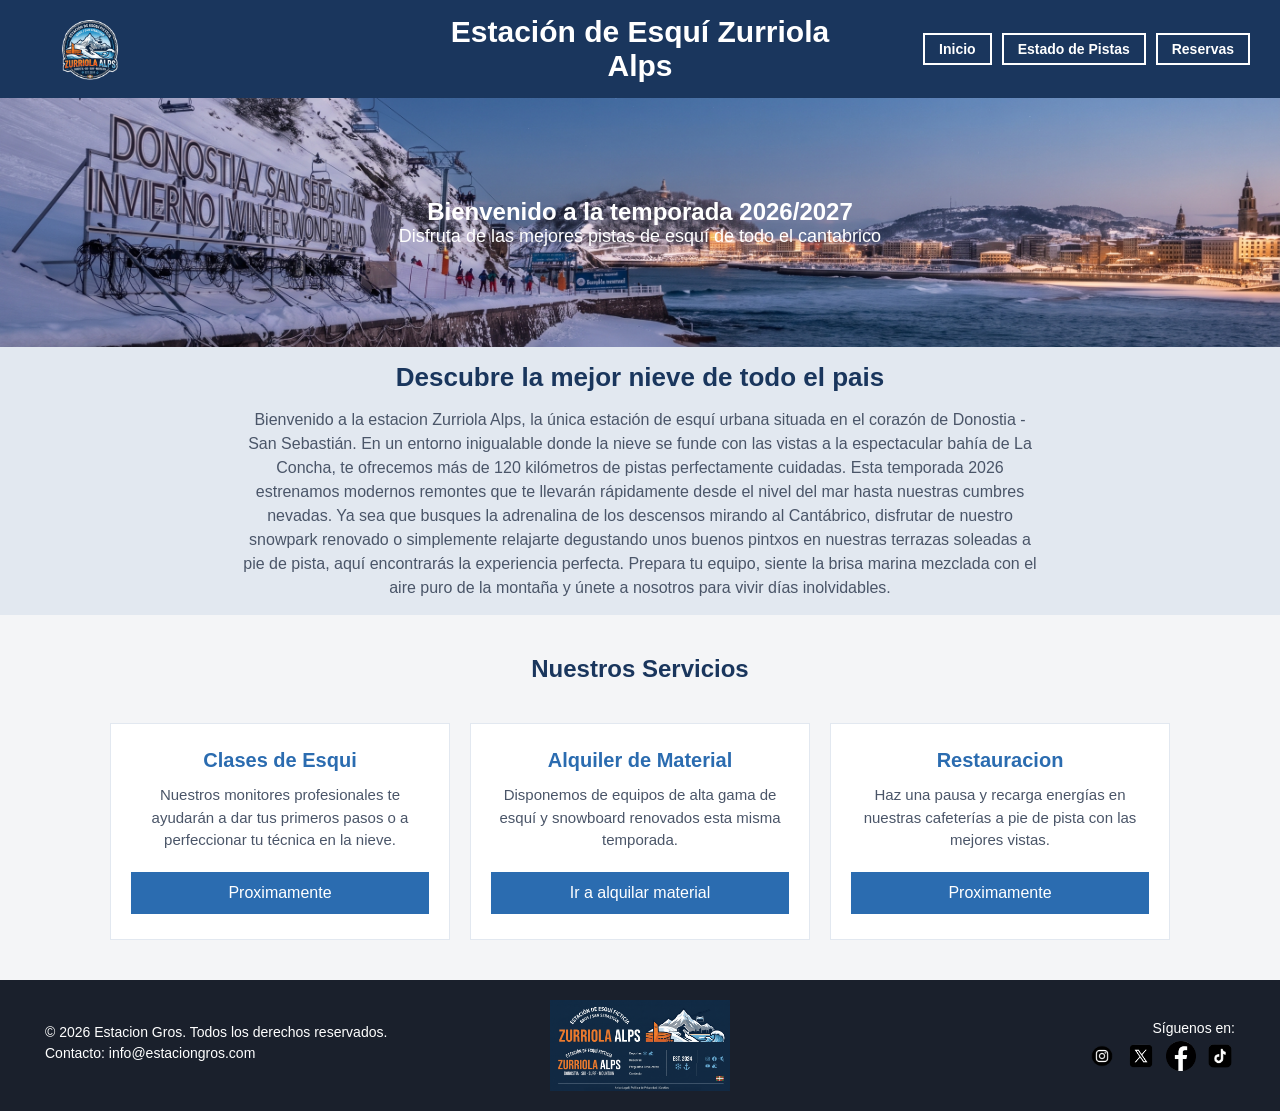
<file: Index.html>
<!DOCTYPE html>
<html lang='es'>
<head>
    <meta charset='utf-8'>
    <meta name='viewport' content='width=device-width, initial-scale=1'>
    <title>Estacion Gros | Esqui</title>
    <link rel='stylesheet' href='style.css'>
</head>
<body>
    <header>
        <img src="logo_estacion.png" alt="logo_estacion">
        <h1>Estación de Esquí Zurriola Alps</h1>
        <nav>
            <ul>
                <li><a href="Index.html"><strong>Inicio</strong></a></li>
                <li><a href="Pistas.html"><strong>Estado de Pistas</strong></a></li>
                <li><a href="Alquiler.html"><strong>Reservas</strong></a></li>
            </ul>
        </nav>
    </header>
    <main>
        <section class="imagen_principal">
            <h2>Bienvenido a la temporada 2026/2027</h2>
            <p>Disfruta de las mejores pistas de esquí de todo el cantabrico</p>
        </section>
        
        <section class="introduccion">
            <h2>Descubre la mejor nieve de todo el pais</h2>
            <p>Bienvenido a la estacion Zurriola Alps, la única estación de esquí urbana situada en el corazón de Donostia - San Sebastián. En un entorno inigualable donde la nieve se funde con las vistas a la espectacular bahía de La Concha, te ofrecemos más de 120 kilómetros de pistas perfectamente cuidadas. Esta temporada 2026 estrenamos modernos remontes que te llevarán rápidamente desde el nivel del mar hasta nuestras cumbres nevadas. Ya sea que busques la adrenalina de los descensos mirando al Cantábrico, disfrutar de nuestro snowpark renovado o simplemente relajarte degustando unos buenos pintxos en nuestras terrazas soleadas a pie de pista, aquí encontrarás la experiencia perfecta. Prepara tu equipo, siente la brisa marina mezclada con el aire puro de la montaña y únete a nosotros para vivir días inolvidables.</p>
        </section>

        <section class="tres_bloques">
            <h2>Nuestros Servicios</h2>
            <article class="clases">
                <h3>Clases de Esqui</h3>
                <p>Nuestros monitores profesionales te ayudarán a dar tus primeros pasos o a perfeccionar tu técnica en la nieve.</p>
                <a href="#">Proximamente</a>
            </article>

            <article class="alquiler">
                <h3>Alquiler de Material</h3>
                <p>Disponemos de equipos de alta gama de esquí y snowboard renovados esta misma temporada.</p>
                <a href="Alquiler.html">Ir a alquilar material</a>
            </article>

            <article class="restauracion">
                <h3>Restauracion</h3>
                <p>Haz una pausa y recarga energías en nuestras cafeterías a pie de pista con las mejores vistas.</p>
                <a href="#">Proximamente</a>
            </article>
        </section>
    </main>
    <footer>
        <div class="footer-texto">
            <p>&copy; 2026 Estacion Gros. Todos los derechos reservados.</p>
            <p>Contacto: info@estaciongros.com</p>
        </div>
        <div class="footer-foto">
            <img src="foto_footer.png" alt="Logotipo secundario Estacion Gros">
        </div>
        <div class="footer-redes">
            <p>Síguenos en:</p>
            <a href="https://instagram.com/estaciongros" target="_blank">
                <img src="icono_instagram.png" alt="Síguenos en Instagram">
            </a>
            <a href="https://twitter.com/estaciongros" target="_blank">
                <img src="icono_x.png" alt="Síguenos en Twitter">
            </a>
            <a href="https://facebook.com/estaciongros" target="_blank">
                <img src="icono_facebook.png" alt="Síguenos en Facebook">
            </a>
            <a href="https://tiktok.com/estaciongros" target="_blank">
                <img src="icono_tiktok.png" alt="Síguenos en TikTok">
            </a>
        </div>
    </footer>
</body>
</html>
</file>
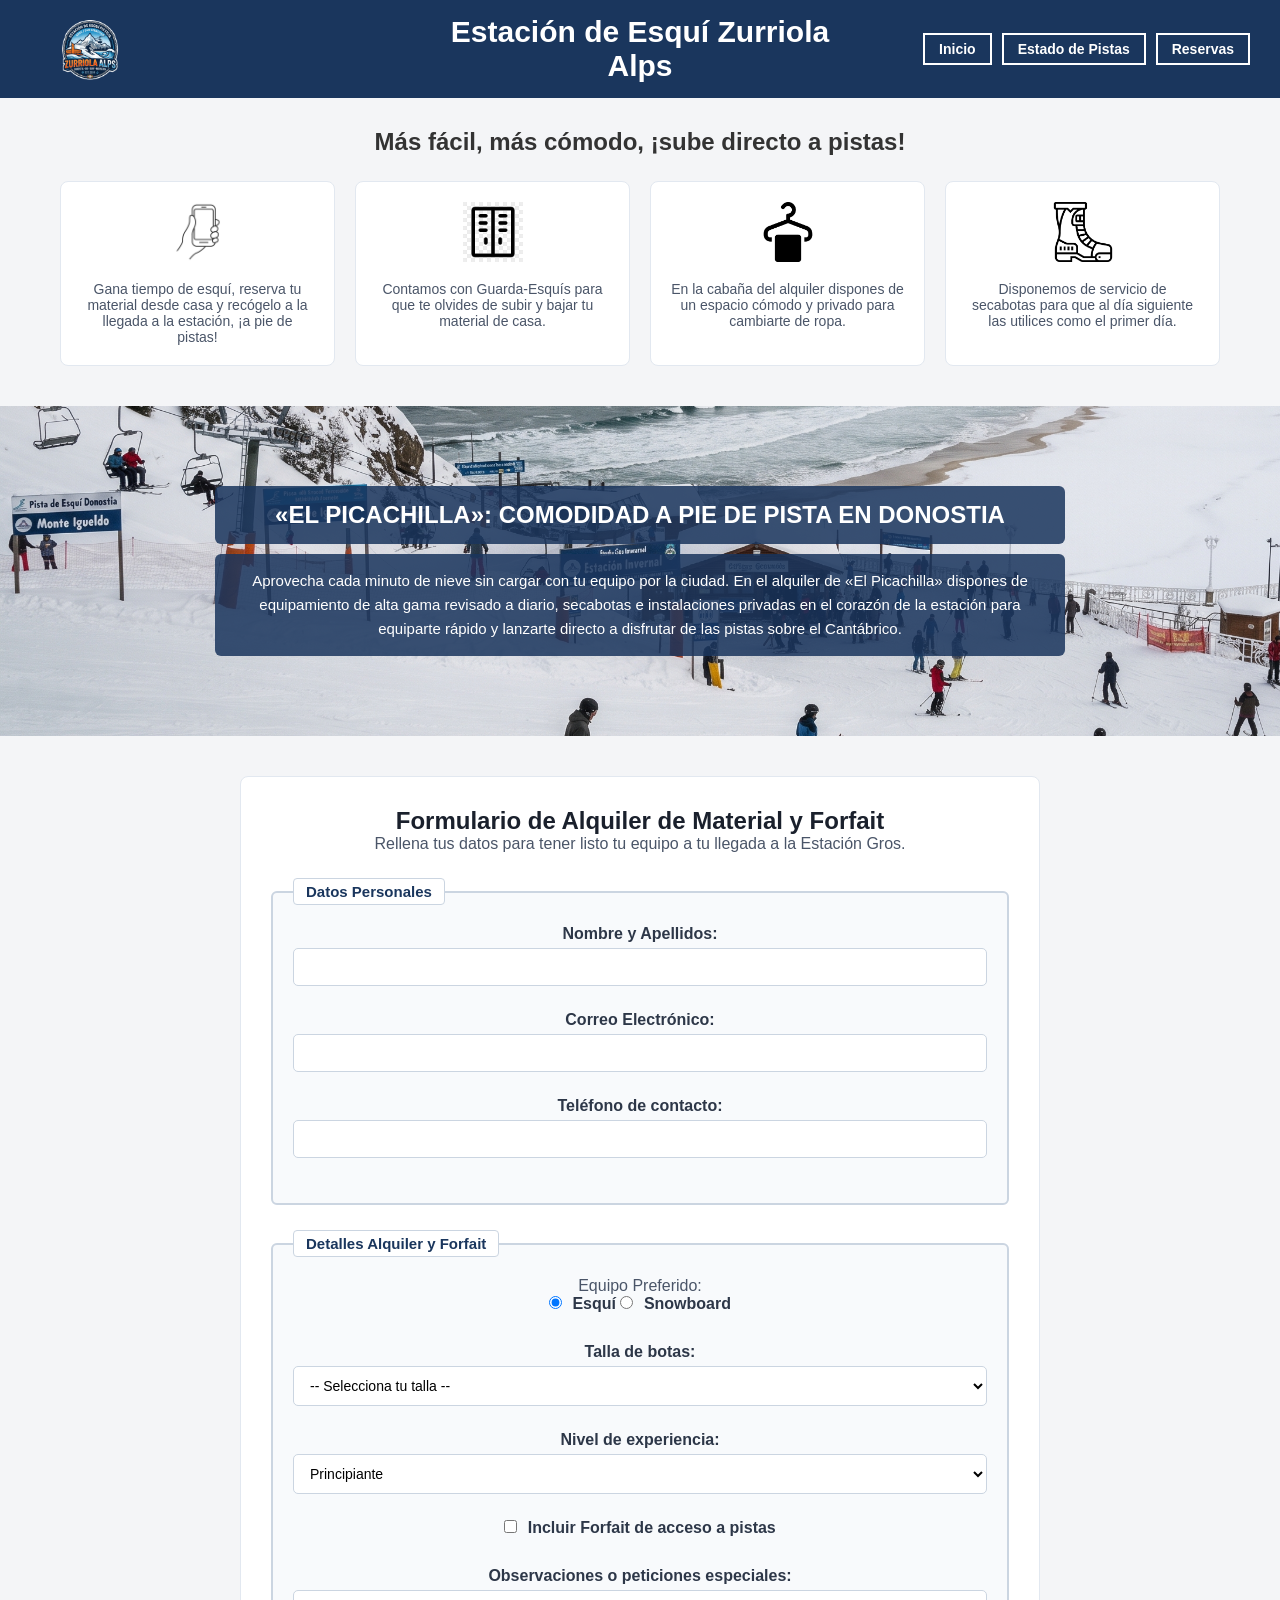
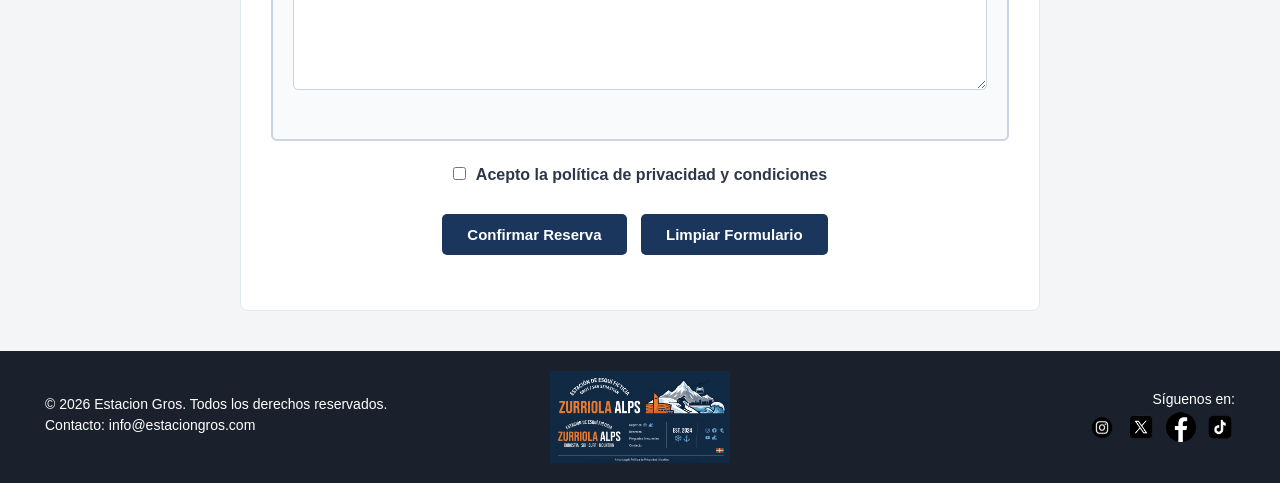
<file: Alquiler.html>
<!DOCTYPE html>
<html lang='en'>
<head>
    <meta charset='utf-8'>
    <meta name='viewport' content='width=device-width, initial-scale=1'>
    <title>Page Title</title>
    <link rel='stylesheet' href='style.css'>
</head>
<body>
    <header>
        <img src="logo_estacion.png" alt="logo_estacion" width="150">
        <h1>Estación de Esquí Zurriola Alps</h1>
        <nav>
            <ul>
                <li><a href="Index.html"><strong>Inicio</strong></a></li>
                <li><a href="Pistas.html"><strong>Estado de Pistas</strong></a></li>
                <li><a href="Alquiler.html"><strong>Reservas</strong></a></li>
            </ul>
        </nav>
    </header>
    <main>
        <section class="info-resumen">
            <h2>Más fácil, más cómodo, ¡sube directo a pistas!</h2>
            <div class="contenedor-ventajas">
                <div class="ventajas">
                    <img src="icono_movil.png" alt="Icono Reserva Movil">
                    <p>Gana tiempo de esquí, reserva tu material desde casa y recógelo a la llegada a la estación, ¡a pie de pistas!</p>
                </div>
                <div class="ventajas">
                    <img src="icono_taquillas.png" alt="Icono GuardaEsquis">
                    <p>Contamos con Guarda-Esquís para que te olvides de subir y bajar tu material de casa.</p>
                </div>
                <div class="ventajas">
                    <img src="icono_vestuario.png" alt="Icono Vestuario">
                    <p>En la cabaña del alquiler dispones de un espacio cómodo y privado para cambiarte de ropa.</p>
                </div>
                <div class="ventajas">
                    <img src="icono_secabotas.png" alt="Icono Secabotas">
                    <p>Disponemos de servicio de secabotas para que al día siguiente las utilices como el primer día.</p>
                </div>
            </div>
        </section>
        <section class="banner-fijo">
            <h2>«EL PICACHILLA»: COMODIDAD A PIE DE PISTA EN DONOSTIA</h2>
            <p>Aprovecha cada minuto de nieve sin cargar con tu equipo por la ciudad. En el alquiler de «El Picachilla» dispones de equipamiento de alta gama revisado a diario, secabotas e instalaciones privadas en el corazón de la estación para equiparte rápido y lanzarte directo a disfrutar de las pistas sobre el Cantábrico.</p>
        </section>
        <section class="formulario">
            <h2>Formulario de Alquiler de Material y Forfait</h2>
            <p>Rellena tus datos para tener listo tu equipo a tu llegada a la Estación Gros.</p>
            <form action="server.php" method="post">
                <fieldset>
                    <legend>Datos Personales</legend>
                    <p>
                        <label for="nombre">Nombre y Apellidos:</label>
                        <input type="text" name="nombre" required>
                    </p>
                    <p>
                        <label for="email">Correo Electrónico:</label>
                        <input type="email" name="email" required>
                    </p>
                    <p>
                        <label for="telefono">Teléfono de contacto:</label>
                        <input type="tel" name="telefono">
                    </p>
                </fieldset>
                <fieldset>
                    <legend>Detalles Alquiler y Forfait</legend>
                    <p>
                        <span>Equipo Preferido:</span><br>
                        <label for="esqui">
                            <input type="radio" name="equipo" value="esqui" checked> Esquí
                        </label>
                        <label for="snowboard">
                            <input type="radio" name="equipo" value="snowboard"> Snowboard
                        </label>
                    </p>
                    <p>
                        <label for="talla-botas">Talla de botas:</label>
                        <select name="talla_botas">
                            <option value="">-- Selecciona tu talla --</option>
                            <option value="36-38">36 - 38</option>
                            <option value="39-41">39 - 41</option>
                            <option value="42-44">42 - 44</option>
                            <option value="45-47">45 - 47</option>
                        </select>
                    </p>
                    <p>
                        <label for="nivel">Nivel de experiencia:</label>
                        <select name="nivel">
                            <option value="principiante">Principiante</option>
                            <option value="intermedio">Intermedio</option>
                            <option value="avanzado">Avanzado</option>
                        </select>
                    </p>
                    <p>
                        <label for="incluir-forfait">
                            <input type="checkbox" name="incluir_forfait" value="si"> Incluir Forfait de acceso a pistas
                        </label>
                    </p>
                    <p>
                        <label for="observaciones">Observaciones o peticiones especiales:</label><br>
                        <textarea id="observaciones" rows="4" cols="40"></textarea>
                    </p>
                </fieldset>
                <p>
                    <label for="privacidad">
                        <input type="checkbox" name="privacidad" required> Acepto la política de privacidad y condiciones
                    </label>
                </p>
                <p>
                    <input type="submit" value="Confirmar Reserva">
                    <input type="reset" value="Limpiar Formulario">
                </p> 
            </form>
        </section>
    </main>
    <footer>
        <div class="footer-texto">
            <p>&copy; 2026 Estacion Gros. Todos los derechos reservados.</p>
            <p>Contacto: info@estaciongros.com</p>
        </div>
        <div class="footer-foto">
            <img src="foto_footer.png" alt="Logotipo secundario Estacion Gros" width="100">
        </div>
        <div class="footer-redes">
            <p>Síguenos en:</p>
            <a href="https://instagram.com/estaciongros" target="_blank">
                <img src="icono_instagram.png" alt="Síguenos en Instagram" width="30">
            </a>
            <a href="https://twitter.com/estaciongros" target="_blank">
                <img src="icono_x.png" alt="Síguenos en Twitter" width="30">
            </a>
            <a href="https://facebook.com/estaciongros" target="_blank">
                <img src="icono_facebook.png" alt="Síguenos en Facebook" width="30">
            </a>
            <a href="https://tiktok.com/estaciongros" target="_blank">
                <img src="icono_tiktok.png" alt="Síguenos en TikTok" width="30">
            </a>
        </div>   
    </footer>
</body>
</html>
</file>
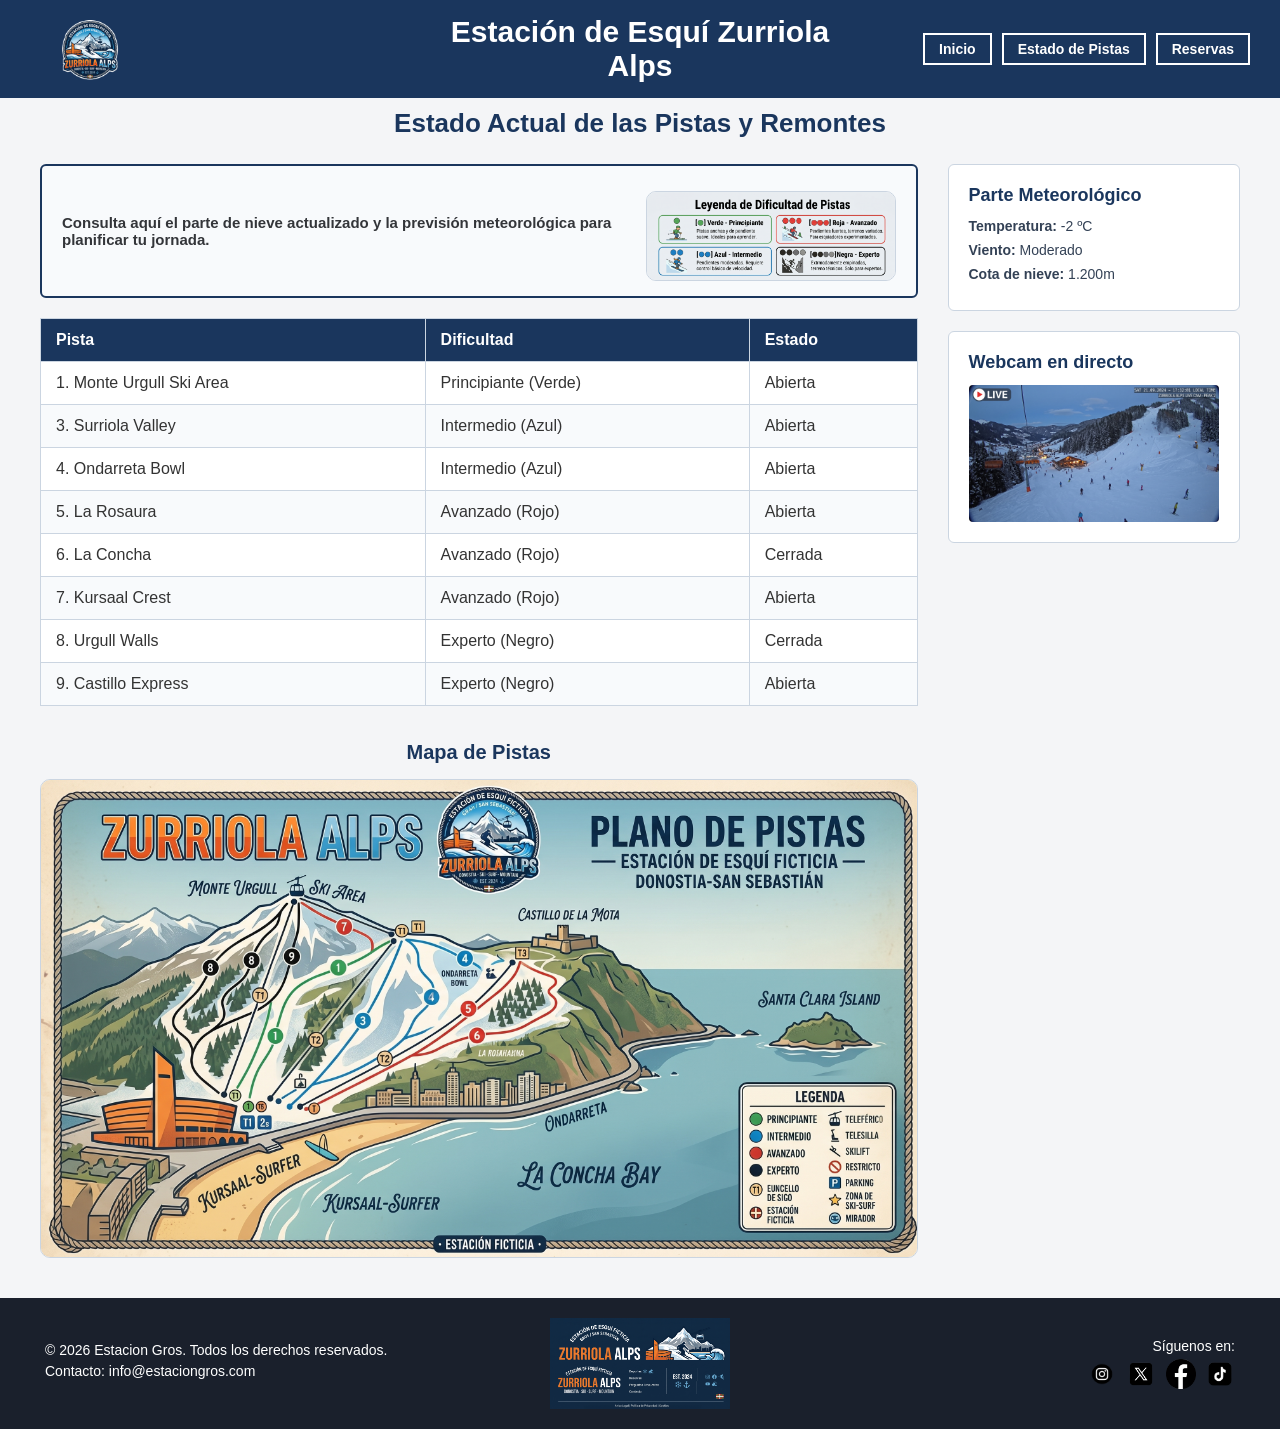
<file: Pistas.html>
<!DOCTYPE html>
<html lang='es'>
<head>
    <meta charset='utf-8'>
    <meta name='viewport' content='width=device-width, initial-scale=1'>
    <title>Page Title</title>
    <link rel='stylesheet' href='style.css'>
</head>
<body>
    <header>
        <img src="logo_estacion.png" alt="logo_estacion" width="150">
        <h1>Estación de Esquí Zurriola Alps</h1>
        <nav>
            <ul>
                <li><a href="Index.html"><strong>Inicio</strong></a></li>
                <li><a href="Pistas.html"><strong>Estado de Pistas</strong></a></li>
                <li><a href="Alquiler.html"><strong>Reservas</strong></a></li>
            </ul>
        </nav>
    </header>
    <main>
        <section class="titulo">
            <h2>Estado Actual de las Pistas y Remontes</h2>
        </section>
        <div class="cuadros_columnas">
            <div class="parte_izquierda">
                <div class="titulo_tabla">
                    <p><strong>Consulta aquí el parte de nieve actualizado y la previsión meteorológica para planificar tu jornada.</strong></p>
                    <img src="leyenda.jfif" alt="leyenda pistas">
                </div>
                <table>
                    <thead>
                        <tr>
                            <th>Pista</th>
                            <th>Dificultad</th>
                            <th>Estado</th>
                        </tr>
                    </thead>
                    <tbody>
                        <tr>
                            <td>1. Monte Urgull Ski Area</td>
                            <td>Principiante (Verde)</td>
                            <td>Abierta</td>
                        </tr>
                        <tr>
                            <td>3. Surriola Valley</td>
                            <td>Intermedio (Azul)</td>
                            <td>Abierta</td>
                        </tr>
                        <tr>
                            <td>4. Ondarreta Bowl</td>
                            <td>Intermedio (Azul)</td>
                            <td>Abierta</td>
                        </tr>
                        <tr>
                            <td>5. La Rosaura</td>
                            <td>Avanzado (Rojo)</td>
                            <td>Abierta</td>
                        </tr>
                        <tr>
                            <td>6. La Concha</td>
                            <td>Avanzado (Rojo)</td>
                            <td>Cerrada</td>
                        </tr>
                        <tr>
                            <td>7. Kursaal Crest</td>
                            <td>Avanzado (Rojo)</td>
                            <td>Abierta</td>
                        </tr>
                        <tr>
                            <td>8. Urgull Walls</td>
                            <td>Experto (Negro)</td>
                            <td>Cerrada</td>
                        </tr>
                        <tr>
                            <td>9. Castillo Express</td>
                            <td>Experto (Negro)</td>
                            <td>Abierta</td>
                        </tr>
                    </tbody>
                </table>
                <section>
                    <h3>Mapa de Pistas</h3>
                    <img src="mapa_pistas.jfif" alt="Mapa pistas estacion" width="100">
                </section>
            </div>

            <aside class="parte_derecha">
                <section class="meteorologia">
                    <h3>Parte Meteorológico</h3>
                    <p><strong>Temperatura:</strong> -2 ºC</p>
                    <p><strong>Viento:</strong> Moderado</p>
                    <p><strong>Cota de nieve:</strong> 1.200m</p>
                </section>
                <section class="webcam">
                    <h3>Webcam en directo</h3>
                    <a href="https://webcamzurriola.com/" target="_blank">
                        <img src="webcam.jfif" alt="Webcam pistas" width="100">
                    </a>
                </section>
            </aside>
        </div>
    </main>
    <footer>
        <div class="footer-texto">
            <p>&copy; 2026 Estacion Gros. Todos los derechos reservados.</p>
            <p>Contacto: info@estaciongros.com</p>
        </div>
        <div class="footer-foto">
            <img src="foto_footer.png" alt="Logotipo secundario Estacion" width="100">
        </div>
        <div class="footer-redes">
            <p>Síguenos en:</p>
            <a href="https://instagram.com/estaciongros" target="_blank">
                <img src="icono_instagram.png" alt="Síguenos en Instagram" width="30">
            </a>
            <a href="https://twitter.com/estaciongros" target="_blank">
                <img src="icono_x.png" alt="Síguenos en Twitter" width="30">
            </a>
            <a href="https://facebook.com/estaciongros" target="_blank">
                <img src="icono_facebook.png" alt="Síguenos en Facebook" width="30">
            </a>
            <a href="https://tiktok.com/estaciongros" target="_blank">
                <img src="icono_tiktok.png" alt="Síguenos en TikTok" width="30">
            </a>
        </div>
    </footer>
</body>
</html>
</file>
<file: style.css>
* {
    margin: 0;
    padding: 0;
    box-sizing: border-box;
}

body {
    font-family: Arial, sans-serif;
    background-color: #f4f5f7;
    color: #333333;
    width: 100%;
}

header {
    background-color: #1a365d;
    color: #ffffff;
    padding: 15px 30px;
    display: grid;
    grid-template-columns: 1fr 1fr 1fr;
    align-items: center;
    gap: 20px; 
    width: 100%;
}

header h1 {
    font-size: 30px;
    text-align: center; 
    margin: 0;
    grid-column: 2;
}

header img {
    max-width: 120px;
    height: auto;
    display: block;
    grid-column: 1; 
}

header nav {
    grid-column: 3;
    justify-self: end;
}

header nav ul {
    list-style: none;
    display: flex;
    gap: 10px;
    margin: 0;
    padding: 0;
}

header nav a {
    color: #ffffff;
    text-decoration: none;
    padding: 6px 14px;
    border: 2px solid #ffffff;
    font-size: 14px;
    display: inline-block;
}

header nav a:hover{
    background-color: #2b6cb0;
    border-color: #2b6cb0;
}

footer {
    background-color: #1a202c;
    color: #ffffff;
    padding: 20px 30px;
    margin-top: 40px;
    display: grid;
    grid-template-columns: 1fr 1fr 1fr;
    align-items: center;
    gap: 20px;
    width: 100%;
}

.footer-texto{
    grid-column: 1;
    text-align: left;
    padding-left: 15px;
}

.footer-texto p{
    font-size: 14px;
    margin-bottom: 5px;
}

.footer-foto{
    grid-column: 2;
    display: flex;
    justify-content: center;
}

.footer-foto img{
    width: 180px;
    height: auto;
}

.footer-redes{
    grid-column: 3;
    text-align: right;
    padding-right: 15px;
}

.footer-redes p{
    font-size: 14px;
    margin-bottom: 5px;
}

.footer-redes a{
    display: inline-block;
    margin-left: 5px;
}

.footer-redes img{
    width: 30px;
    height: auto;
    vertical-align: middle;
}

.imagen_principal{
    background-image: url("imagen_hero.jfif");
    background-size: cover;
    background-position: center;
    color: #ffffff;
    text-align: center;
    padding: 100px 20px;
}

.imagen_principal h1{
    font-size: 32px;
    margin-bottom: 10px;
}

.imagen_principal p{
    font-size: 18px;
}

.introduccion{
    width: 100%;
    padding: 15px 20px;
    text-align: center; 
    background-color: #e2e8f0;
}

.introduccion h2{
    color: #1a365d;
    font-size: 26px;
    margin-bottom: 15px;
}

.introduccion p{
    max-width: 800px;
    margin: 0 auto;
    text-align: center;
    font-size: 16px;
    line-height: 1.5;
    color: #4a5568;
}

.tres_bloques{
    width: 1100px;
    margin: 40px auto;
    padding: 0 20px;
    display: flex;
    flex-wrap: wrap;
    gap: 20px;
    justify-content: center;
}

.tres_bloques h2{
    width: 100%;
    text-align: center;
    color: #1a365d;
    margin-bottom: 20px;
}

.tres_bloques article{
    background-color: #ffffff;
    border: 1px solid #e2e8f0;
    padding: 25px 20px;
    flex: 1;
    text-align: center;
    display: flex;
    flex-direction: column;
    justify-content: space-between;
}

.tres_bloques article h3{
    color: #2b6cb0;
    font-size: 20px;
    margin-bottom: 12px;
}

.tres_bloques article p{
    color: #4a5568;
    font-size: 15px;
    line-height: 1.5;
    margin-bottom: 20px;
}

.tres_bloques article a{
    display: inline-block;
    color: #ffffff;
    background-color: #2b6cb0;
    text-decoration: none;
    padding: 10px 18px;
    border: 2px solid #2b6cb0;
}

.tres_bloques article a:hover{
    background-color: #1a365d;
    border-color: #1a365d;
}

.cuadros_columnas{
    display: grid;
    grid-template-columns: 3fr 1fr;
    gap: 30px;
    width: 100%;
    padding: 0 40px;    
}

.titulo h2{
    color: #1a365d;
    font-size: 26px;
    text-align: center;
    margin-top: 10px;
    margin-bottom: 25px;
    font-weight: bold;
}

.parte_izquierda{
    width: 100%;
}

.parte_izquierda .titulo_tabla{
    display: flex;
    align-items: center;
    justify-content: space-between;
    gap: 20px;
    margin-bottom: 20px;
    background-color: #f8fafc;
    padding: 15px 20px;
    border: 2px solid #1a365d;
    border-radius: 6px;
}

.parte_izquierda .titulo_tabla p {
    color: #333539;
    font-size: 15px;
    margin: 0;
    text-align: left;
}

.parte_izquierda .titulo_tabla img {
    display: block;
    width: 250px !important;
    max-width: 300px;
    height: auto;
}

.parte_izquierda table{
    width: 100%;
    border-collapse:collapse;
    margin-bottom: 35px;
    background-color: #ffffff;
}

.parte_izquierda td, .parte_izquierda th{
    border: 1px solid #cbd5e1;
    padding: 12px 15px;
    text-align: left;
}

.parte_izquierda th {
    background-color: #1a365d;
    color: #ffffff;
    font-size: 16px;
}

.parte_izquierda tr:nth-child(even) {
    background-color: #f8fafc;
}

.parte_izquierda h3{
    color: #1a365d;
    text-align: center;
    font-size: 20px;
    margin-bottom: 15px;
}

.parte_izquierda img {
    display: block;
    width: 100% !important;
    height: auto;
    border: 1px solid #cbd5e1;
    border-radius: 10px;
    margin-top: 10px;
}

.parte_derecha{
    width: 100%;
    display: flex;
    flex-direction: column;
    gap: 20px;
}

.parte_derecha .meteorologia{
    background-color: #ffffff;
    border: 1px solid #cbd5e1;
    padding: 20px;
    border-radius: 6px;
}

.parte_derecha .webcam{
    background-color: #ffffff;
    border: 1px solid #cbd5e1;
    padding: 20px;
    border-radius: 6px;
}

.parte_derecha h3{
    color: #1a365d;
    font-size: 18px;
    margin-top: 0;
    margin-bottom: 12px;
    text-align: left;
}

.parte_derecha p {
    color: #334155;
    font-size: 14px;
    margin-bottom: 8px;
    text-align: left;
}

.parte_derecha img {
    display: block;
    width: 100% !important;
    max-width: 100%;
    height: auto;
    margin-top: 10px;
    border-radius: 4px;
}

.info-resumen {
    max-width: 1200px;
    margin: 30px auto;
    padding: 0 20px;
    text-align: center;
}

.contenedor-ventajas {
    display: flex;
    flex-wrap: wrap;
    gap: 20px;
    justify-content: center;
    margin-top: 25px;
}

.ventajas {
    background-color: #ffffff;
    border: 1px solid #e2e8f0;
    border-radius: 8px;
    padding: 20px;
    flex: 1;
    min-width: 220px;
    text-align: center;
}

.ventajas img{
    width: 60px;
    height: auto;
    margin-bottom: 15px;
}

.ventajas p {
    font-size: 14px;
    color: #4a5568;
}

.banner-fijo {
    background-image: url('imagen_fija.jpeg');
    background-attachment: fixed;
    background-size: cover;
    padding: 80px 20px;
    margin: 40px 0;
    text-align: center;
    color: #ffffff;
}

.banner-fijo h2, .banner-fijo p {
    background-color: rgba(26, 54, 93, 0.85);
    color: #ffffff;
    max-width: 850px;
    margin: 0 auto;
    padding: 15px 25px;
    border-radius: 6px;
}

.banner-fijo h2 {
    font-size: 24px;
    margin-bottom: 10px;
}

.banner-fijo p {
    font-size: 15px;
    line-height: 1.6;
}

.formulario {
    max-width: 800px;
    margin: 40px auto;
    background-color: #ffffff;
    padding: 30px;
    border: 1px solid #e2e8f0;
    border-radius: 8px;
}

.formulario h2{
    text-align: center;
    color: #1a202c;
}

.formulario p{
    text-align: center;
    color: #4a5568;
    margin-bottom: 25px;
}

fieldset {
    border: 2px solid #cbd5e1;
    padding: 20px;
    margin-bottom: 25px;
    border-radius: 6px;
    background-color: #f8fafc;
}

legend {
    font-weight: bold;
    color: #1a365d;
    padding: 4px 12px;
    background-color: #ffffff;
    border: 1px solid #cbd5e1;
    border-radius: 4px;
    font-size: 15px;
}

form p{
    margin-bottom: 15px;
    text-align: left;
}

label {
    display: inline-block;
    font-weight: bold;
    color: #2d3748;
    margin-bottom: 5px;
}

input[type="text"], input[type="email"], input[type="tel"], select, textarea {
    width: 100%;
    padding: 10px 12px;
    border: 1px solid #cbd5e1;
    border-radius: 5px;
    font-size: 14px;
    background-color: #ffffff;
    box-sizing: border-box; 
}

textarea {
    height: 100px;
}

input[type="radio"], input[type="checkbox"] {
    width: auto;
    margin-right: 6px;
}

form input[type="submit"], form input[type="reset"] {
    background-color: #1a365d;
    color: #ffffff;
    padding: 12px 25px;
    border: none;
    border-radius: 5px;
    font-size: 15px;
    font-weight: bold;
    margin-right: 10px;
}

form input[type="submit"]:hover, form input[type="reset"]:hover {
    background-color: #2b6cb0;
}
</file>
